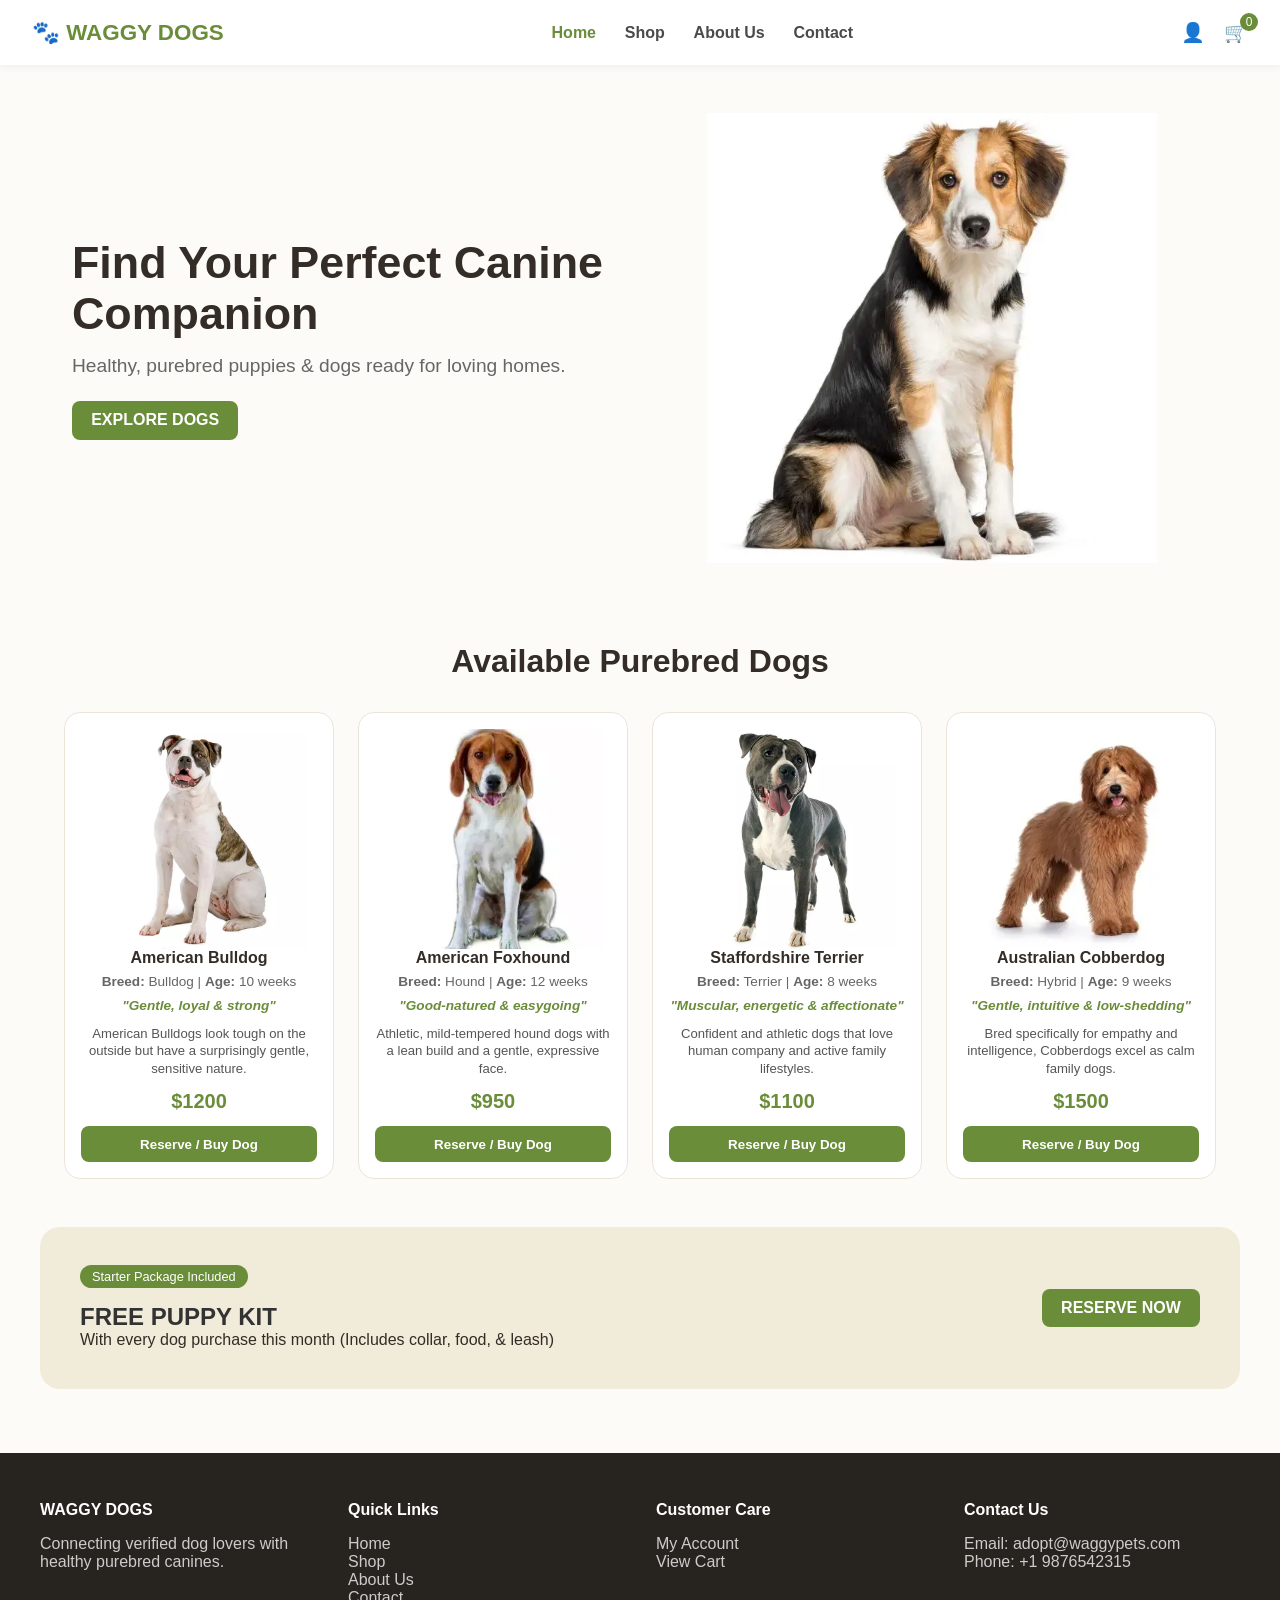
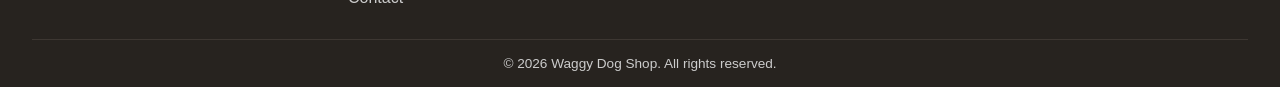
<file: index.html>
<!DOCTYPE html>
<html lang="en">

<head>
  <meta charset="UTF-8">
  <meta name="viewport" content="width=device-width, initial-scale=1.0">
  <title>Home - Waggy Dogs</title>

  <!-- AOS Library CSS from CDN -->
  <link rel="stylesheet" href="https://unpkg.com/aos@2.3.1/dist/aos.css">

  <!-- CSS Stylesheets -->
  <link rel="stylesheet" href="css/global.css">
  <link rel="stylesheet" href="css/navbar.css">
  <link rel="stylesheet" href="css/index.css">
  <link rel="stylesheet" href="css/footer.css">
</head>

<body>

  <!-- Navigation Bar (Kept static so it stays visible while scrolling) -->
  <nav class="navbar">
    <!-- 1. Logo -->
    <a href="index.html" class="logo">🐾 WAGGY DOGS</a>

    <!-- 2. Nav Links (Hidden on mobile) -->
    <ul class="nav-links" id="nav-links">
      <li><a href="index.html" class="active">Home</a></li>
      <li><a href="shop.html">Shop</a></li>
      <li><a href="about.html">About Us</a></li>
      <li><a href="contact.html">Contact</a></li>
    </ul>

    <!-- 3. Navigation Controls Wrapper -->
    <div class="nav-controls">
      <!-- Icons (User & Cart) -->
      <div class="nav-icons">
        <a href="login.html" title="Account">👤</a>
        <a href="cart.html" title="Cart">🛒 <span class="cart-badge" id="cart-count">0</span></a>
      </div>

      <!-- Menu Toggle Button (Rightmost position) -->
      <button class="menu-toggle" id="mobile-menu-btn" aria-label="Toggle navigation">☰</button>
    </div>
  </nav>

  <!-- Hero Section (Text fades right, Image fades left) -->
  <section class="hero">
    <div class="hero-text" data-aos="fade-right" data-aos-duration="1000">
      <h1>Find Your Perfect Canine Companion</h1>
      <p>Healthy, purebred puppies & dogs ready for loving homes.</p>
      <a href="shop.html" class="btn-green">EXPLORE DOGS</a>
    </div>
    <div class="hero-img-wrap" data-aos="fade-left" data-aos-duration="1000">
      <img src="images/border-collie.webp" alt="Border Collie Hero">
    </div>
  </section>

  <!-- Available Dogs Grid Section (Fades up smoothly as you scroll down) -->
  <section id="dogs-section" class="dogs-container" data-aos="fade-up" data-aos-delay="200">
    <h2 class="section-title">Available Purebred Dogs</h2>
    <div class="grid-4" id="dog-cards-wrapper">
      <!-- Dog cards rendered dynamically via JS -->
    </div>
  </section>

  <!-- Special Offer Banner (Zooms in to catch attention) -->
  <div class="special-banner" data-aos="zoom-in" data-aos-duration="800">
    <div>
      <span class="offer-badge">Starter Package Included</span>
      <br><br>
      <!-- HTML -->
      <h2 class="free">FREE PUPPY KIT</h2>
      <p>With every dog purchase this month (Includes collar, food, & leash)</p>
    </div>
    <a href="shop.html" class="btn-green">RESERVE NOW</a>
  </div>
 
  <!-- Footer (Columns cascade/reveal with sequential delays) --> 
  <footer> 
    <div class="footer-content"> 
      <div class="footer-col" data-aos="fade-up" data-aos-delay="100"> 
        <h4>WAGGY DOGS</h4> 
        <p>Connecting verified dog lovers with healthy purebred canines.</p> 
      </div> 
      <div class="footer-col" data-aos="fade-up" data-aos-delay="200"> 
        <h4>Quick Links</h4> 
        <ul>  
          <li><a href="index.html">Home</a></li> 
          <li><a href="shop.html">Shop</a></li> 
          <li><a href="about.html">About Us</a></li> 
          <li><a href="contact.html">Contact</a></li> 
        </ul> 
      </div> 
      <div class="footer-col" data-aos="fade-up" data-aos-delay="300"> 
        <h4>Customer Care</h4> 
        <ul> 
          <li><a href="login.html">My Account</a></li> 
          <li><a href="cart.html">View Cart</a></li> 
        </ul> 
      </div> 
      <div class="footer-col" data-aos="fade-up" data-aos-delay="400">  
        <h4>Contact Us</h4> 
        <p>Email: adopt@waggypets.com</p> 
        <p>Phone: +1 9876542315</p> 
      </div> 
    </div> 
    <div class="copyright"> 
      &copy; 2026 Waggy Dog Shop. All rights reserved. 
    </div> 
  </footer> 
 
  <!-- Custom Application Script -->
  <script src="js/main.js"></script> 

  <!-- AOS Library JS from CDN -->
  <script src="https://unpkg.com/aos@2.3.1/dist/aos.js"></script>
  
  <!-- Initialize AOS -->
  <script>
    AOS.init({
      once: true // Animations happen only once while scrolling down
    });
  </script>
</body> 
 
</html>
</file>
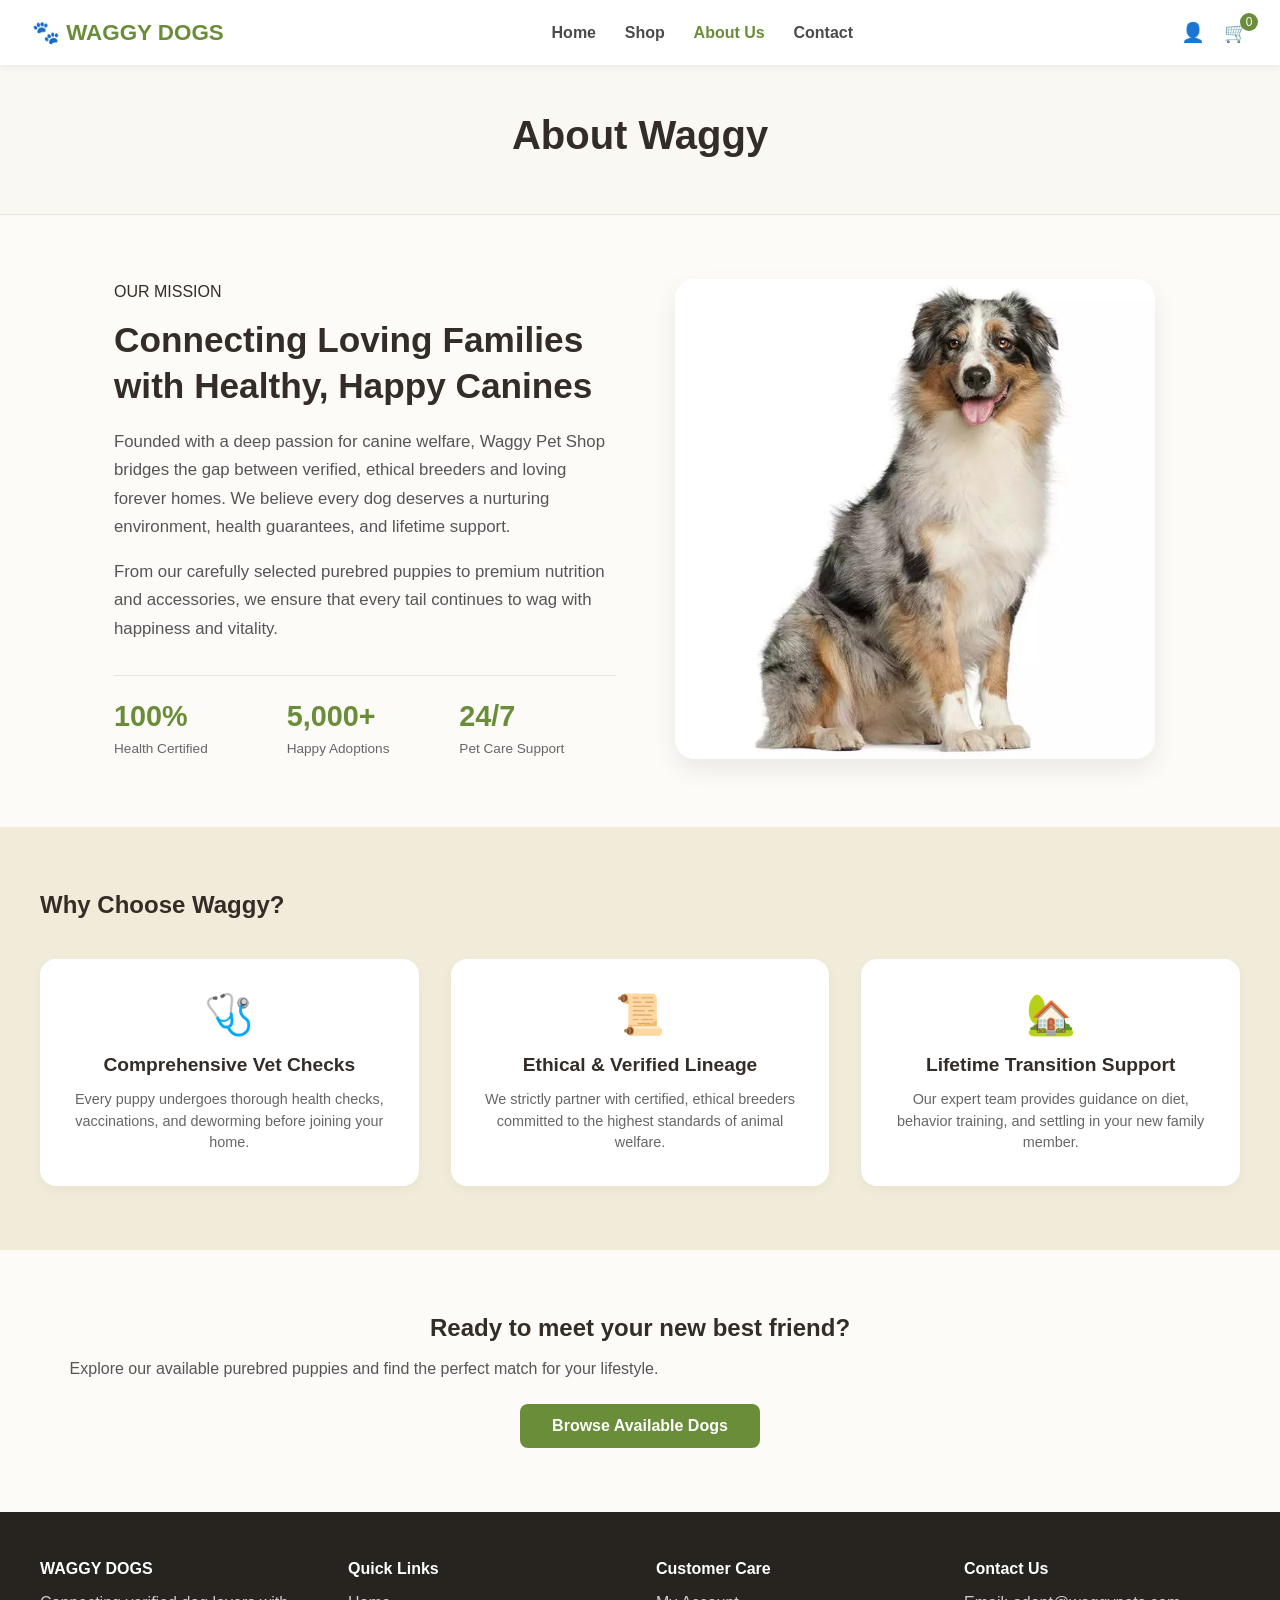
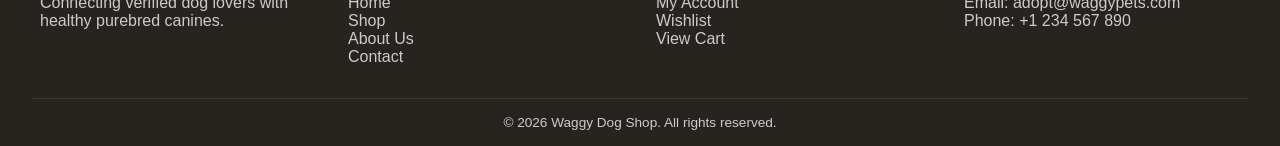
<file: about.html>
<!DOCTYPE html>
<html lang="en">

<head>
  <meta charset="UTF-8">
  <meta name="viewport" content="width=device-width, initial-scale=1.0">
  <title>About Us - Waggy Pet Shop</title>
  <link rel="icon" type="image/svg+xml" href="images/favicon.svg?v=1">

  <!-- AOS Library CSS from CDN -->
  <link rel="stylesheet" href="https://unpkg.com/aos@2.3.1/dist/aos.css">

  <link rel="stylesheet" href="css/global.css">
  <link rel="stylesheet" href="css/navbar.css">
  <link rel="stylesheet" href="css/about.css">
  <link rel="stylesheet" href="css/footer.css">
</head>

<body>

  <!-- Navigation Bar -->
  <nav class="navbar">
    <a href="index.html" class="logo">🐾 WAGGY DOGS</a>

    <ul class="nav-links" id="nav-links">
      <li><a href="index.html">Home</a></li>
      <li><a href="shop.html">Shop</a></li>
      <li><a href="about.html" class="active">About Us</a></li>
      <li><a href="contact.html">Contact</a></li>
    </ul>

    <!-- Controls Container for Icons and Hamburger Toggle -->
    <div class="nav-controls">
      <div class="nav-icons">
        <a href="login.html" title="Account">👤</a>
        <a href="cart.html" title="Cart">
          🛒 <span class="cart-badge" id="cart-count">0</span>
        </a>
      </div>
      <button class="menu-toggle" id="mobile-menu-btn" aria-label="Toggle navigation">
        ☰
      </button>
    </div>
  </nav>

  <!-- Page Header Banner (Zooms in cleanly on entry) -->
  <header class="about-header" data-aos="zoom-in" data-aos-duration="600">
    <h1>About Waggy</h1>
  </header>

  <!-- Main Story Section -->
  <section class="about-story">

    <!-- Left Side Content Container (Enters from left) -->
    <div class="story-content" data-aos="fade-right" data-aos-duration="1000">

      <span class="offer-badge mission-badge">OUR MISSION</span>

      <h2>
        Connecting Loving Families with Healthy, Happy Canines
      </h2>

      <p>
        Founded with a deep passion for canine welfare, Waggy Pet Shop
        bridges the gap between verified, ethical breeders and loving
        forever homes. We believe every dog deserves a nurturing
        environment, health guarantees, and lifetime support.
      </p>

      <p>
        From our carefully selected purebred puppies to premium nutrition
        and accessories, we ensure that every tail continues to wag with
        happiness and vitality.
      </p>

      <!-- Quick Stats Grid (Fades up synchronously under text) -->
      <div class="stats-grid" data-aos="fade-up" data-aos-duration="800" data-aos-delay="200">

        <div class="stat-item">
          <h3>100%</h3>
          <p>Health Certified</p>
        </div>

        <div class="stat-item">
          <h3>5,000+</h3>
          <p>Happy Adoptions</p>
        </div>

        <div class="stat-item">
          <h3>24/7</h3>
          <p>Pet Care Support</p>
        </div>

      </div>

    </div>

    <!-- Feature Image (Enters from right) -->
    <div class="story-image" data-aos="fade-left" data-aos-duration="1000">
      <img
        src="images/australian-shepherd.webp"
        alt="Waggy Companion">
    </div>

  </section>

  <!-- Why Choose Us Grid -->
  <section class="why-waggy">

    <div class="why-waggy-container">

      <h2 class="section-title" data-aos="fade-up" data-aos-duration="600">Why Choose Waggy?</h2>

      <div class="features-grid">

        <!-- Feature 1 (Reveals first) -->
        <div class="feature-card" data-aos="fade-up" data-aos-duration="800" data-aos-delay="100">
          <div class="feature-icon">🩺</div>

          <h3>Comprehensive Vet Checks</h3>

          <p>
            Every puppy undergoes thorough health checks, vaccinations,
            and deworming before joining your home.
          </p>
        </div>

        <!-- Feature 2 (Reveals second) -->
        <div class="feature-card" data-aos="fade-up" data-aos-duration="800" data-aos-delay="200">
          <div class="feature-icon">📜</div>

          <h3>Ethical &amp; Verified Lineage</h3>

          <p>
            We strictly partner with certified, ethical breeders committed
            to the highest standards of animal welfare.
          </p>
        </div>

        <!-- Feature 3 (Reveals third) -->
        <div class="feature-card" data-aos="fade-up" data-aos-duration="800" data-aos-delay="300">
          <div class="feature-icon">🏡</div>

          <h3>Lifetime Transition Support</h3>

          <p>
            Our expert team provides guidance on diet, behavior training,
            and settling in your new family member.
          </p>
        </div>

      </div>

    </div>

  </section>

  <!-- CTA Banner (Attracts attention with a zoom effect on scroll) -->
  <section class="about-cta" data-aos="zoom-in" data-aos-duration="800">

    <div class="special-banner about-cta-content">

      <h2>Ready to meet your new best friend?</h2><br>

      <p>
        Explore our available purebred puppies and find the perfect match
        for your lifestyle.
      </p><br>

      <a href="shop.html" class="btn-green">
        Browse Available Dogs
      </a>

    </div>

  </section>

  <!-- Footer -->
  <footer>

    <div class="footer-content">

      <div class="footer-col" data-aos="fade-up" data-aos-delay="100">
        <h4>WAGGY DOGS</h4>
        <p>
          Connecting verified dog lovers with healthy purebred canines.
        </p>
      </div>

      <div class="footer-col" data-aos="fade-up" data-aos-delay="200">
        <h4>Quick Links</h4>

        <ul>
          <li><a href="index.html">Home</a></li>
          <li><a href="shop.html">Shop</a></li>
          <li><a href="about.html">About Us</a></li>
          <li><a href="contact.html">Contact</a></li>
        </ul>
      </div>

      <div class="footer-col" data-aos="fade-up" data-aos-delay="300">
        <h4>Customer Care</h4>

        <ul>
          <li><a href="login.html">My Account</a></li>
          <li><a href="wishlist.html">Wishlist</a></li>
          <li><a href="cart.html">View Cart</a></li>
        </ul>
      </div>

      <div class="footer-col" data-aos="fade-up" data-aos-delay="400">
        <h4>Contact Us</h4>

        <p>Email: adopt@waggypets.com</p>
        <p>Phone: +1 234 567 890</p>
      </div>

    </div>

    <div class="copyright">
      &copy; 2026 Waggy Dog Shop. All rights reserved.
    </div>

  </footer>

  <!-- Application Logic Main Script -->
  <script src="js/main.js"></script>

  <!-- AOS Library JS from CDN -->
  <script src="https://unpkg.com/aos@2.3.1/dist/aos.js"></script>
  
  <!-- Initialize AOS -->
  <script>
    AOS.init({
      once: true // Elements animate only once when scrolling down
    });
  </script>

</body>
</html>
</file>
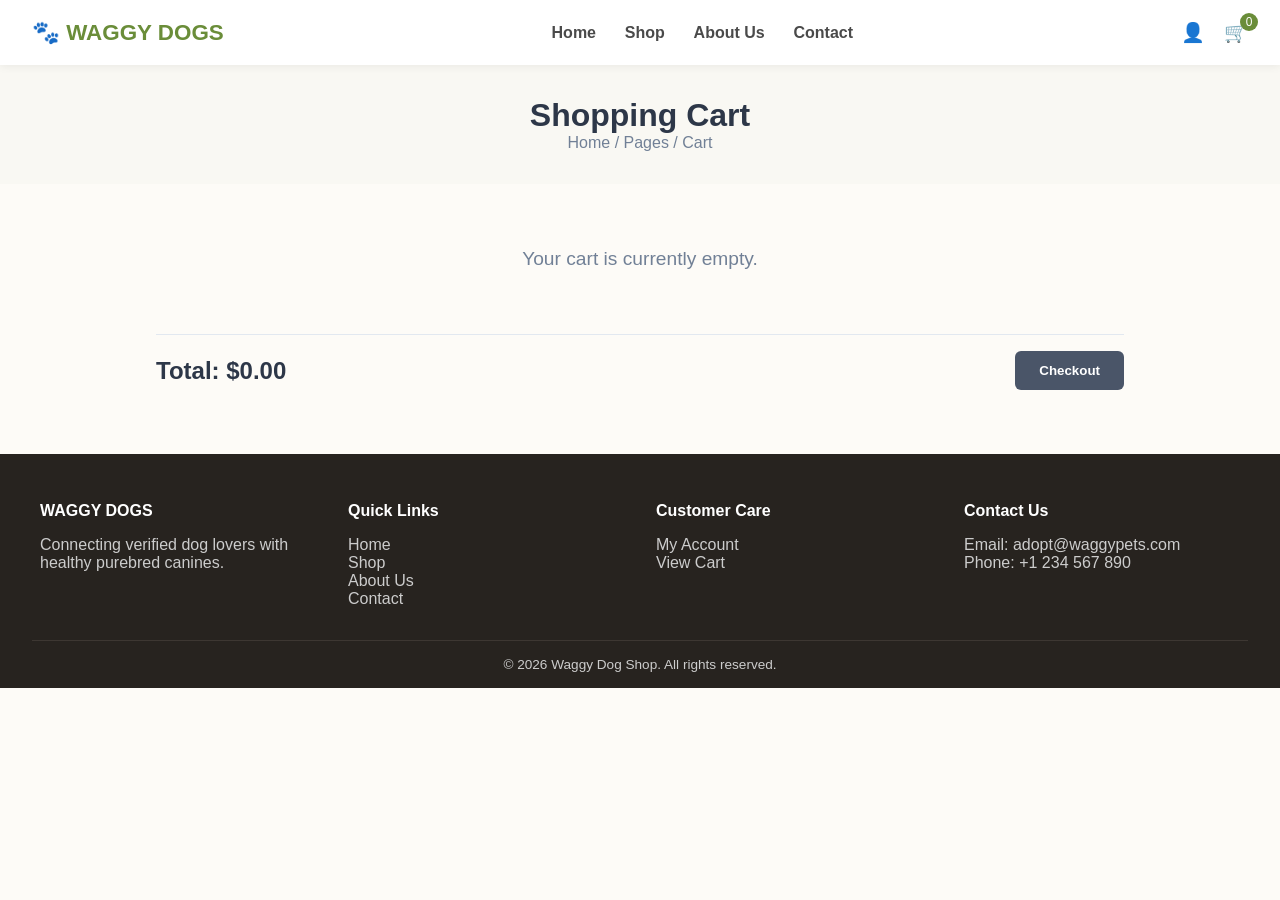
<file: cart.html>
<!DOCTYPE html>
<html lang="en">

<head>
  <meta charset="UTF-8">
  <meta name="viewport" content="width=device-width, initial-scale=1.0">
  <title>Shopping Cart - Waggy Pet Shop</title>

  <link rel="icon" type="image/svg+xml" href="images/favicon.svg?v=1">

  <!-- AOS Library CSS from CDN -->
  <link rel="stylesheet" href="https://unpkg.com/aos@2.3.1/dist/aos.css">

  <link rel="stylesheet" href="css/global.css">
  <link rel="stylesheet" href="css/navbar.css">
  <link rel="stylesheet" href="css/cart.css">
  <link rel="stylesheet" href="css/footer.css">
</head>

<body>

  <!-- Navigation Bar -->
  <nav class="navbar">
    <!-- 1. Logo -->
    <a href="index.html" class="logo">🐾 WAGGY DOGS</a>

    <!-- 2. Nav Links (Hidden on mobile) -->
    <ul class="nav-links" id="nav-links">
      <li><a href="index.html">Home</a></li>
      <li><a href="shop.html">Shop</a></li>
      <li><a href="about.html">About Us</a></li>
      <li><a href="contact.html">Contact</a></li>
    </ul>

    <!-- 3. Navigation Controls Wrapper -->
    <div class="nav-controls">
      <!-- Icons (User & Cart) -->
      <div class="nav-icons">
        <a href="login.html" title="Account">👤</a>
        <a href="cart.html" title="Cart">🛒 <span class="cart-badge" id="cart-count">0</span></a>
      </div>

      <!-- Menu Toggle Button (Rightmost position) -->
      <button class="menu-toggle" id="mobile-menu-btn" aria-label="Toggle navigation">☰</button>
    </div>
  </nav>

  <!-- Header (Zooms in cleanly on page load) -->
  <div style="text-align: center; padding: 2rem 1rem; background-color: #f9f8f3;" data-aos="zoom-in" data-aos-duration="600">
    <h1 style="font-size: 2rem; color: #2d3748;">Shopping Cart</h1>
    <p style="color: #718096;">Home / Pages / Cart</p>
  </div>

  <!-- Cart Content Area (Fades up smoothly into position) -->
  <div style="max-width: 1000px; margin: 2rem auto; padding: 0 1rem;" data-aos="fade-up" data-aos-duration="800" data-aos-delay="200">
    <!-- Rendered Cart Items Container -->
    <div id="cart-items"></div>

    <!-- Total and Checkout Bar -->
    <div
      style="display: flex; justify-content: space-between; align-items: center; margin-top: 2rem; padding-top: 1rem; border-top: 1px solid #e2e8f0;">
      <h3 style="font-size: 1.5rem; color: #2d3748;">Total: $<span id="cart-total">0.00</span></h3>
      <button
        style="background-color: #4a5568; color: white; padding: 0.75rem 1.5rem; border: none; border-radius: 6px; cursor: pointer; font-weight: bold;"
        onclick="alert('Proceeding to checkout!')">Checkout</button>
    </div>
  </div>

  <!-- Footer -->
  <footer>
    <div class="footer-content">
      <div class="footer-col" data-aos="fade-up" data-aos-delay="100">
        <h4>WAGGY DOGS</h4>
        <p>Connecting verified dog lovers with healthy purebred canines.</p>
      </div>
      <div class="footer-col" data-aos="fade-up" data-aos-delay="200">
        <h4>Quick Links</h4>
        <ul>
          <li><a href="index.html">Home</a></li>
          <li><a href="shop.html">Shop</a></li>
          <li><a href="about.html">About Us</a></li>
          <li><a href="contact.html">Contact</a></li>
        </ul>
      </div>
      <div class="footer-col" data-aos="fade-up" data-aos-delay="300">
        <h4>Customer Care</h4>
        <ul>
          <li><a href="login.html">My Account</a></li>
          <li><a href="cart.html">View Cart</a></li>
        </ul>
      </div>
      <div class="footer-col" data-aos="fade-up" data-aos-delay="400">
        <h4>Contact Us</h4>
        <p>Email: adopt@waggypets.com</p>
        <p>Phone: +1 234 567 890</p>
      </div>
    </div>
    <div class="copyright">
      &copy; 2026 Waggy Dog Shop. All rights reserved.
    </div>
  </footer>

  <!-- App Business Logic Scripts -->
  <script src="js/cart.js"></script>
  <script src="js/main.js"></script>

  <!-- AOS Library JS from CDN -->
  <script src="https://unpkg.com/aos@2.3.1/dist/aos.js"></script>
  
  <!-- Initialize AOS -->
  <script>
    AOS.init({
      once: true // Animations run only once when the page loads
    });
  </script>
</body>

</html>
</file>
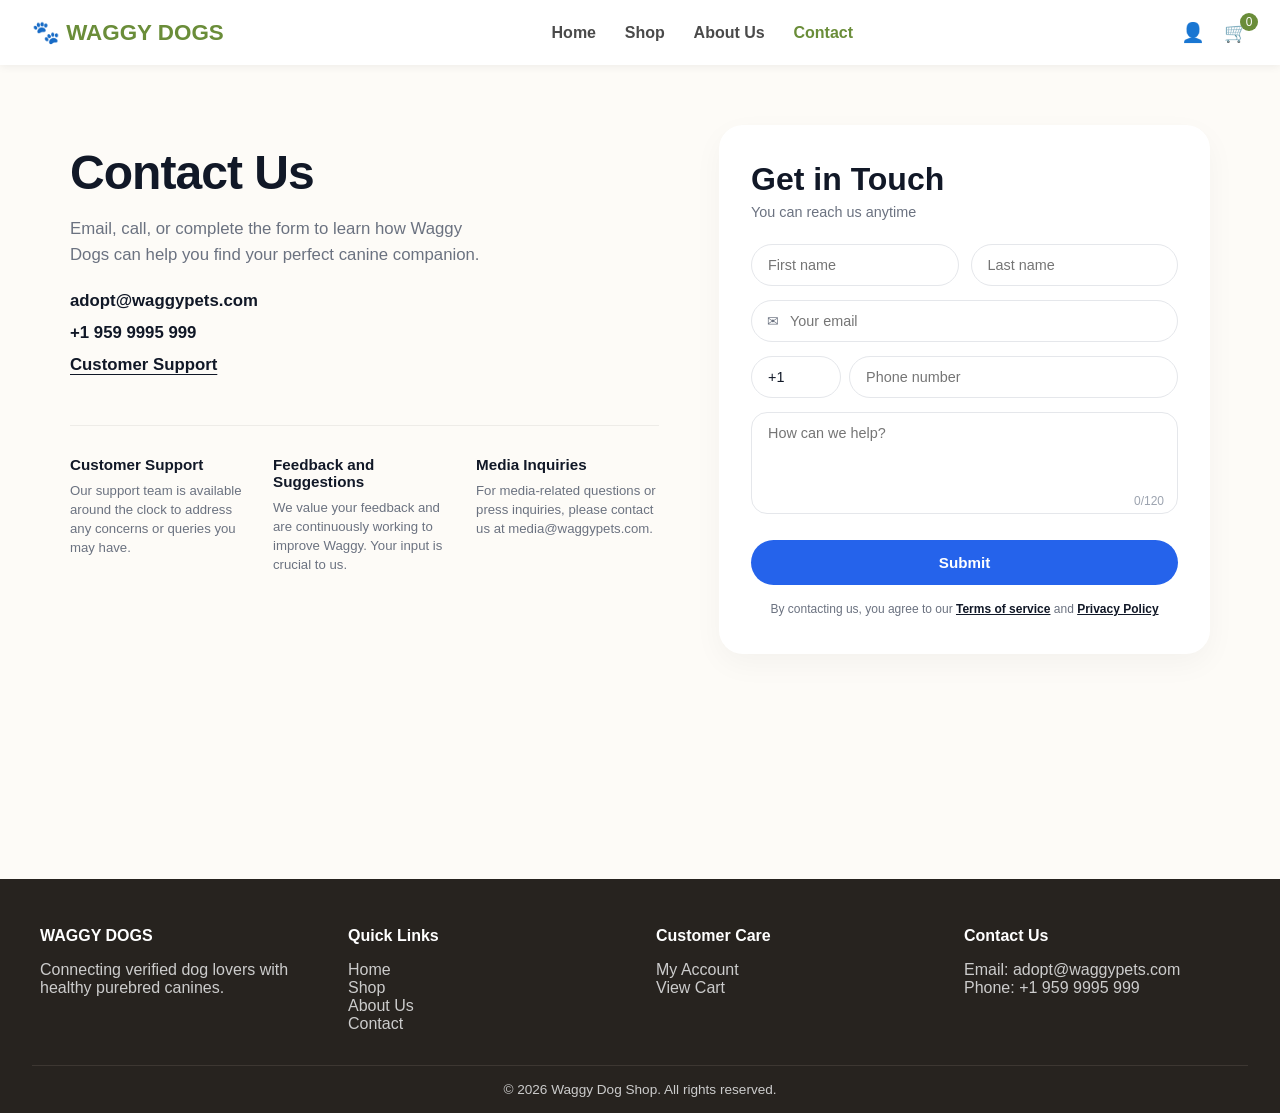
<file: contact.html>
<!DOCTYPE html>
<html lang="en">
<head>
  <meta charset="UTF-8">
  <!-- Crucial tag for mobile responsiveness -->
  <meta name="viewport" content="width=device-width, initial-scale=1.0">
  <title>Contact Us - Waggy</title>

  <link rel="icon" type="image/svg+xml" href="images/favicon.svg?v=1">

  <!-- AOS Library CSS from CDN -->
  <link rel="stylesheet" href="https://unpkg.com/aos@2.3.1/dist/aos.css">

  <link rel="stylesheet" href="css/global.css">
  <link rel="stylesheet" href="css/navbar.css">
  <link rel="stylesheet" href="css/contact.css">
  <link rel="stylesheet" href="css/footer.css">
</head>
<body>

  <!-- Navigation Bar -->
  <nav class="navbar">
    <a href="index.html" class="logo">🐾 WAGGY DOGS</a>

    <ul class="nav-links" id="nav-links">
      <li><a href="index.html">Home</a></li>
      <li><a href="shop.html">Shop</a></li>
      <li><a href="about.html">About Us</a></li>
      <li><a href="contact.html" class="active">Contact</a></li>
    </ul>

    <div class="nav-controls">
      <div class="nav-icons">
        <a href="login.html" title="Account">👤</a>
        <a href="cart.html" title="Cart">🛒 <span class="cart-badge" id="cart-count">0</span></a>
      </div>
      <button class="menu-toggle" id="mobile-menu-btn" aria-label="Toggle navigation">☰</button>
    </div>
  </nav>

  <!-- Main Contact Section -->
  <main class="contact-page-wrapper">
    <div class="contact-container">
      
      <!-- Left Column: Info & Details -->
      <div class="contact-info-section" data-aos="fade-right" data-aos-duration="1000">
        <h1 class="main-heading">Contact Us</h1>
        <p class="sub-description">
          Email, call, or complete the form to learn how Waggy Dogs can help you find your perfect canine companion.
        </p>

        <div class="direct-contact-details">
          <a href="mailto:adopt@waggypets.com" class="contact-link">adopt@waggypets.com</a>
          <a href="tel:+1 959 9995 999" class="contact-link">+1 959 9995 999</a>
          <a href="#support-categories" class="contact-link link-underline">Customer Support</a>
        </div>

        <!-- Lower Info Columns (Staggered cascade entry) -->
        <div class="info-grid" id="support-categories">
          <div class="info-card" data-aos="fade-up" data-aos-delay="200" data-aos-duration="800">
            <h3>Customer Support</h3>
            <p>Our support team is available around the clock to address any concerns or queries you may have.</p>
          </div>
          <div class="info-card" data-aos="fade-up" data-aos-delay="300" data-aos-duration="800">
            <h3>Feedback and Suggestions</h3>
            <p>We value your feedback and are continuously working to improve Waggy. Your input is crucial to us.</p>
          </div>
          <div class="info-card" data-aos="fade-up" data-aos-delay="400" data-aos-duration="800">
            <h3>Media Inquiries</h3>
            <p>For media-related questions or press inquiries, please contact us at media@waggypets.com.</p>
          </div>
        </div>
      </div>

      <!-- Right Column: Contact Form Card (Enters from right) -->
      <div class="contact-card" data-aos="fade-left" data-aos-duration="1000" data-aos-delay="200">
        <h2>Get in Touch</h2>
        <p class="card-subtitle">You can reach us anytime</p>

        <form class="contact-form">
          <div class="form-row">
            <div class="form-group">
              <input type="text" placeholder="First name" required>
            </div>
            <div class="form-group">
              <input type="text" placeholder="Last name" required>
            </div>
          </div>

          <div class="form-group">
            <div class="input-icon-wrapper">
              <span class="input-icon">✉</span>
              <input type="email" placeholder="Your email" required>
            </div>
          </div>

          <div class="form-group">
            <div class="phone-input-group">
              <select class="country-code" aria-label="Country Code">
                <option value="+1">+1</option>
                <option value="+44">+44</option>
                <option value="+91">+91</option>
                <option value="+62">+62</option>
              </select>
              <input type="tel" placeholder="Phone number" required>
            </div>
          </div>

          <div class="form-group">
            <textarea rows="4" maxlength="120" placeholder="How can we help?" required></textarea>
            <span class="char-count">0/120</span>
          </div>

          <button type="submit" class="btn-primary btn-full">Submit</button>

          <p class="form-disclaimer">
            By contacting us, you agree to our <a href="#">Terms of service</a> and <a href="#">Privacy Policy</a>
          </p>
        </form>
      </div>

    </div>
  </main>

  <!-- Footer -->
  <footer>
    <div class="footer-content">
      <div class="footer-col" data-aos="fade-up" data-aos-delay="100">
        <h4>WAGGY DOGS</h4>
        <p>Connecting verified dog lovers with healthy purebred canines.</p>
      </div>
      <div class="footer-col" data-aos="fade-up" data-aos-delay="200">
        <h4>Quick Links</h4>
        <ul>
          <li><a href="index.html">Home</a></li>
          <li><a href="shop.html">Shop</a></li>
          <li><a href="about.html">About Us</a></li>
          <li><a href="contact.html">Contact</a></li>
        </ul>
      </div>
      <div class="footer-col" data-aos="fade-up" data-aos-delay="300">
        <h4>Customer Care</h4>
        <ul>
          <li><a href="login.html">My Account</a></li>
          <li><a href="cart.html">View Cart</a></li>
        </ul>
      </div>
      <div class="footer-col" data-aos="fade-up" data-aos-delay="400">
        <h4>Contact Us</h4>
        <p>Email: adopt@waggypets.com</p>
        <p>Phone: +1 959 9995 999</p>
      </div>
    </div>
    <div class="copyright">
      &copy; 2026 Waggy Dog Shop. All rights reserved.
    </div>
  </footer>

  <script>
    // Mobile menu toggle logic
    const menuBtn = document.getElementById('mobile-menu-btn');
    const navLinks = document.getElementById('nav-links');

    if (menuBtn && navLinks) {
      menuBtn.addEventListener('click', () => {
        navLinks.classList.toggle('active');
      });
    }

    // Character counter for textarea
    const textarea = document.querySelector('.contact-form textarea');
    const charCount = document.querySelector('.char-count');

    if (textarea && charCount) {
      textarea.addEventListener('input', (e) => {
        const length = e.target.value.length;
        charCount.textContent = `${length}/120`;
      });
    }
  </script>

  <!-- AOS Library JS from CDN -->
  <script src="https://unpkg.com/aos@2.3.1/dist/aos.js"></script>
  
  <!-- Initialize AOS -->
  <script>
    AOS.init({
      once: true
    });
  </script>
</body>
</html>
</file>
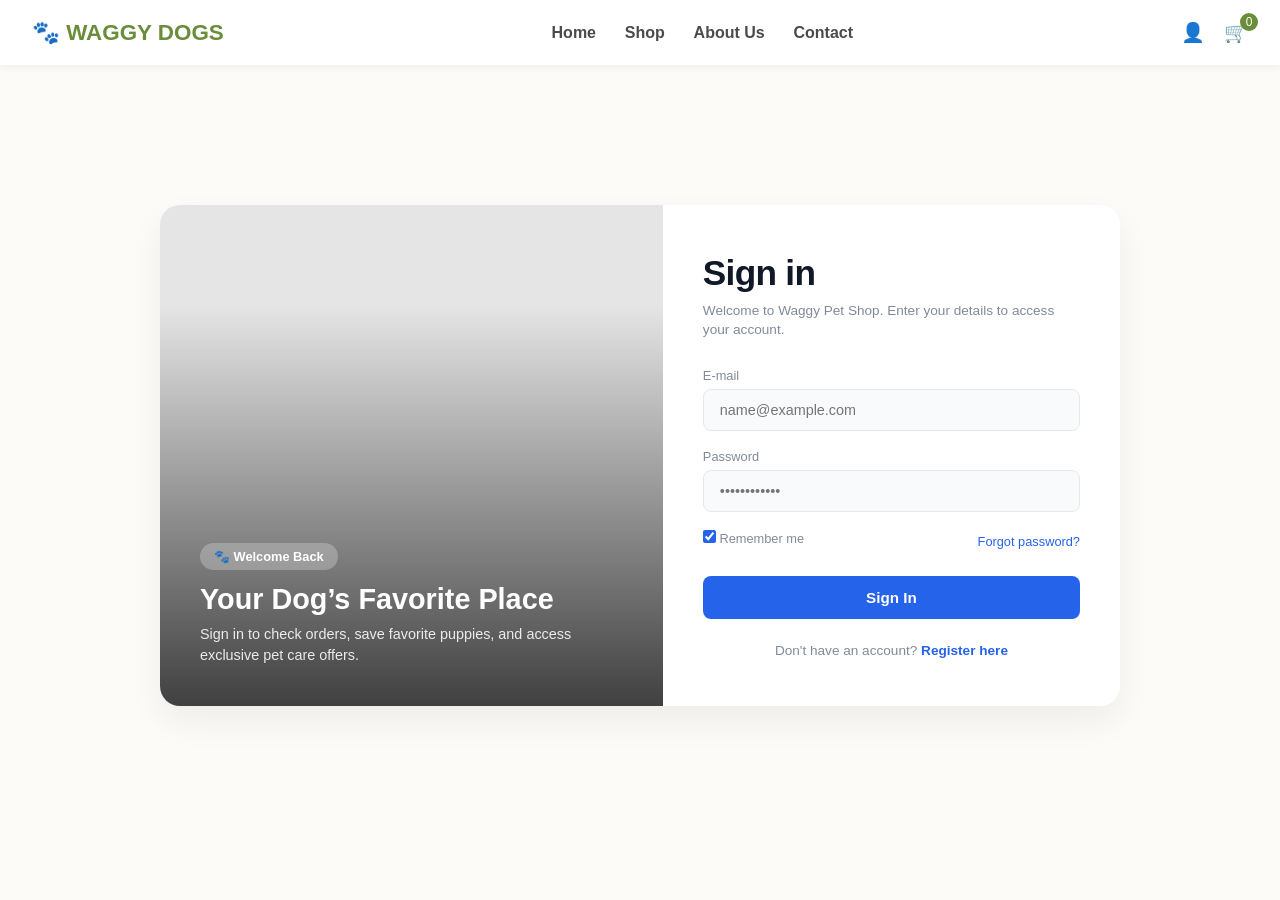
<file: login.html>
<!DOCTYPE html>
<html lang="en">

<head>
  <meta charset="UTF-8">
  <meta name="viewport" content="width=device-width, initial-scale=1.0">
  <title>Login - Waggy</title>

  <link rel="icon" type="image/svg+xml" href="images/favicon.svg?v=1">

  <!-- AOS Library CSS from CDN -->
  <link rel="stylesheet" href="https://unpkg.com/aos@2.3.1/dist/aos.css">

  <link rel="stylesheet" href="css/global.css">
  <link rel="stylesheet" href="css/navbar.css">
  <link rel="stylesheet" href="css/login.css">
  <link rel="stylesheet" href="css/footer.css">
</head>

<body>

  <!-- Navigation Bar -->
  <nav class="navbar">
    <a href="index.html" class="logo">🐾 WAGGY DOGS</a>

    <ul class="nav-links" id="nav-links">
      <li><a href="index.html">Home</a></li>
      <li><a href="shop.html">Shop</a></li>
      <li><a href="about.html">About Us</a></li>
      <li><a href="contact.html">Contact</a></li>
    </ul>

    <div class="nav-controls">
      <div class="nav-icons">
        <a href="login.html" class="active" title="Account">👤</a>
        <a href="cart.html" title="Cart">🛒 <span class="cart-badge" id="cart-count">0</span></a>
      </div>
      <button class="menu-toggle" id="mobile-menu-btn" aria-label="Toggle navigation">☰</button>
    </div>
  </nav>

  <!-- Login Main Section Wrapper -->
  <main class="login-wrapper">
    <!-- Form Card Container fades up smoothly on entry -->
    <div class="login-card-container" data-aos="fade-up" data-aos-duration="800">
      
      <!-- Left Column: Pet Shop Hero Visual (Fades in from the left) -->
      <div class="login-visual-side" data-aos="fade-right" data-aos-duration="1000" data-aos-delay="200">
        <div class="visual-overlay">
          <span class="welcome-badge">🐾 Welcome Back</span>
          <h2>Your Dog’s Favorite Place</h2>
          <p>Sign in to check orders, save favorite puppies, and access exclusive pet care offers.</p>
        </div>
      </div>

      <!-- Right Column: Login Form (Fades in from the right) -->
      <div class="login-form-side" data-aos="fade-left" data-aos-duration="1000" data-aos-delay="200">
        <div class="form-header">
          <h1>Sign in</h1>
          <p class="subtitle">Welcome to Waggy Pet Shop. Enter your details to access your account.</p>
        </div>

        <form class="auth-form">
          <div class="form-group">
            <label for="email">E-mail</label>
            <input type="email" id="email" placeholder="name@example.com" required>
          </div>

          <div class="form-group">
            <label for="password">Password</label>
            <input type="password" id="password" placeholder="••••••••••••" required>
          </div>

          <div class="form-options">
            <label class="remember-me">
              <input type="checkbox" checked>
              <span>Remember me</span>
            </label>
            <a href="#" class="forgot-pass">Forgot password?</a>
          </div>

          <button type="submit" class="btn-primary btn-full">Sign In</button>

          <div class="form-footer">
            <p>Don't have an account? <a href="#">Register here</a></p>
          </div>
        </form>
      </div>

    </div>
  </main>

  <!-- Navigation Mobile Toggle Script -->
  <script>
    const menuBtn = document.getElementById('mobile-menu-btn');
    const navLinks = document.getElementById('nav-links');

    if (menuBtn && navLinks) {
      menuBtn.addEventListener('click', () => {
        navLinks.classList.toggle('active');
      });
    }
  </script>

  <!-- AOS Library JS from CDN -->
  <script src="https://unpkg.com/aos@2.3.1/dist/aos.js"></script>
  
  <!-- Initialize AOS -->
  <script>
    AOS.init({
      once: true // Animations play only once when loading the page
    });
  </script>
</body>

</html>
</file>
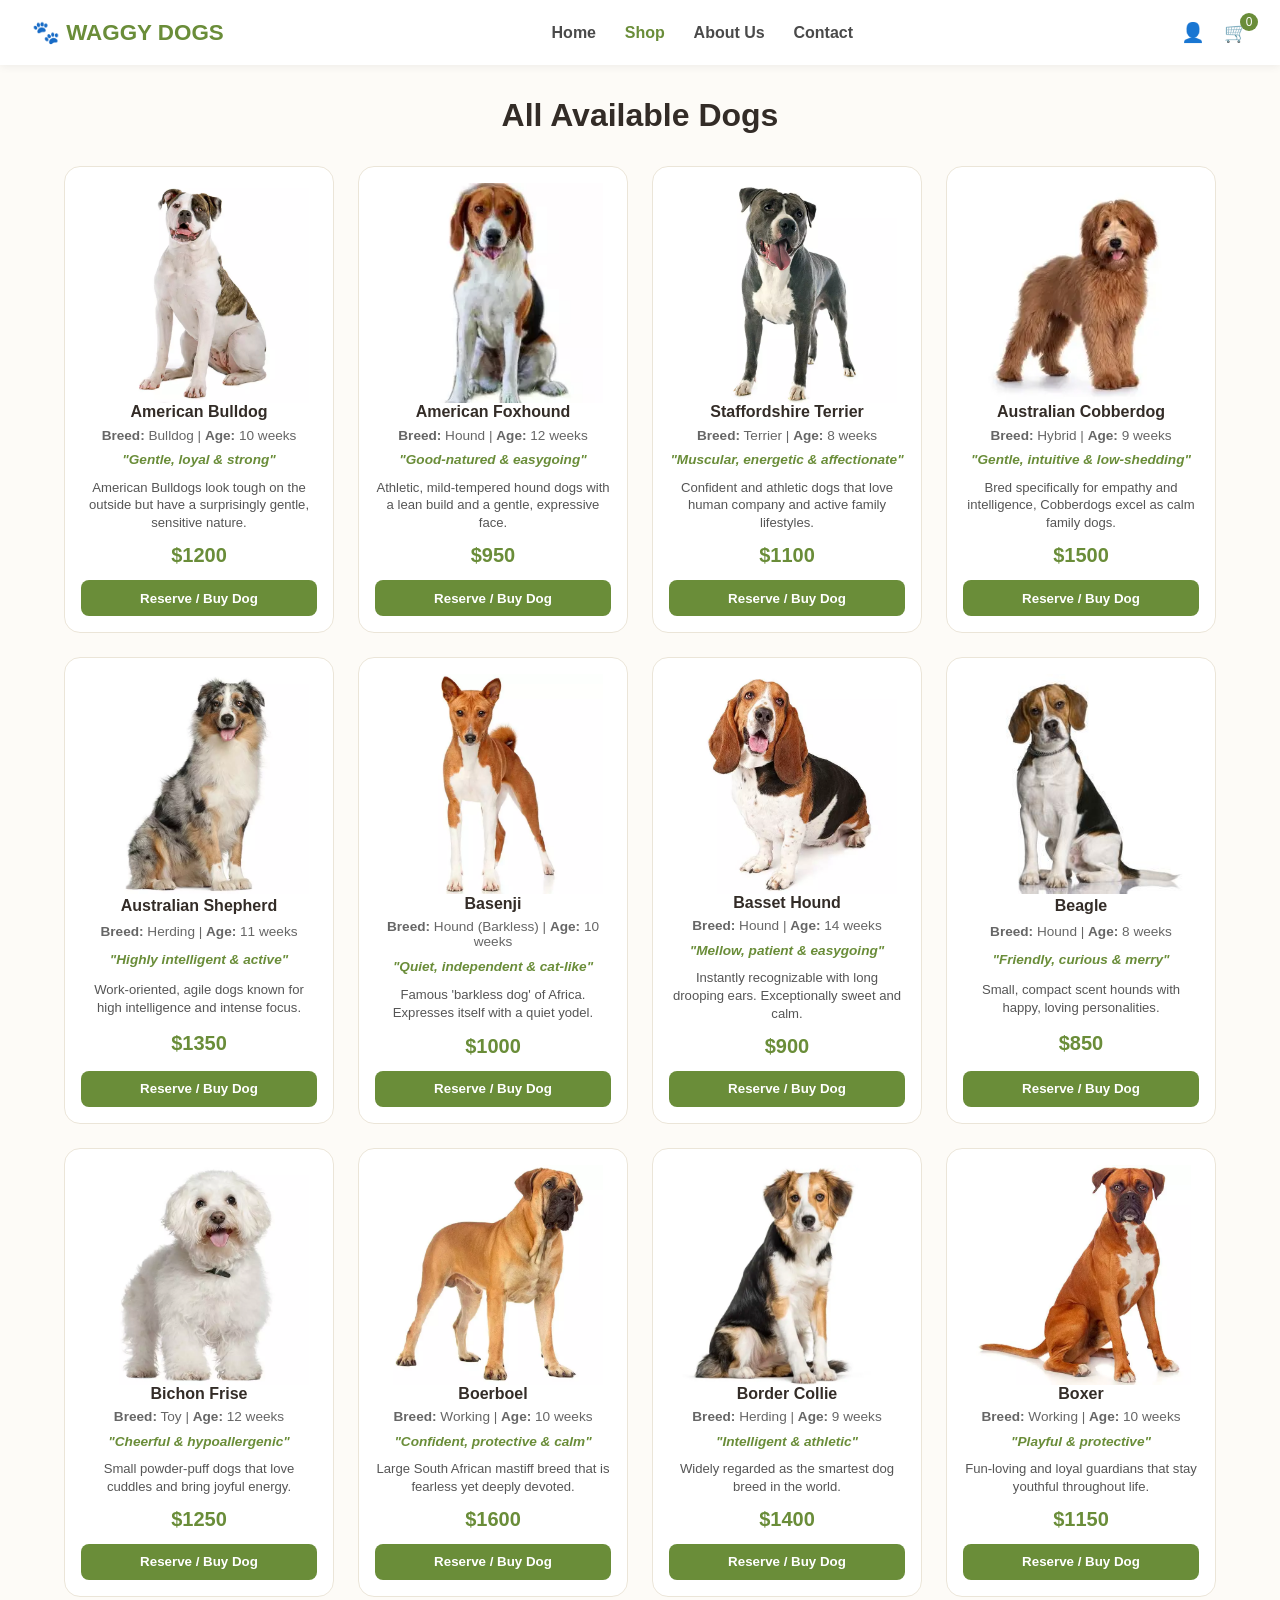
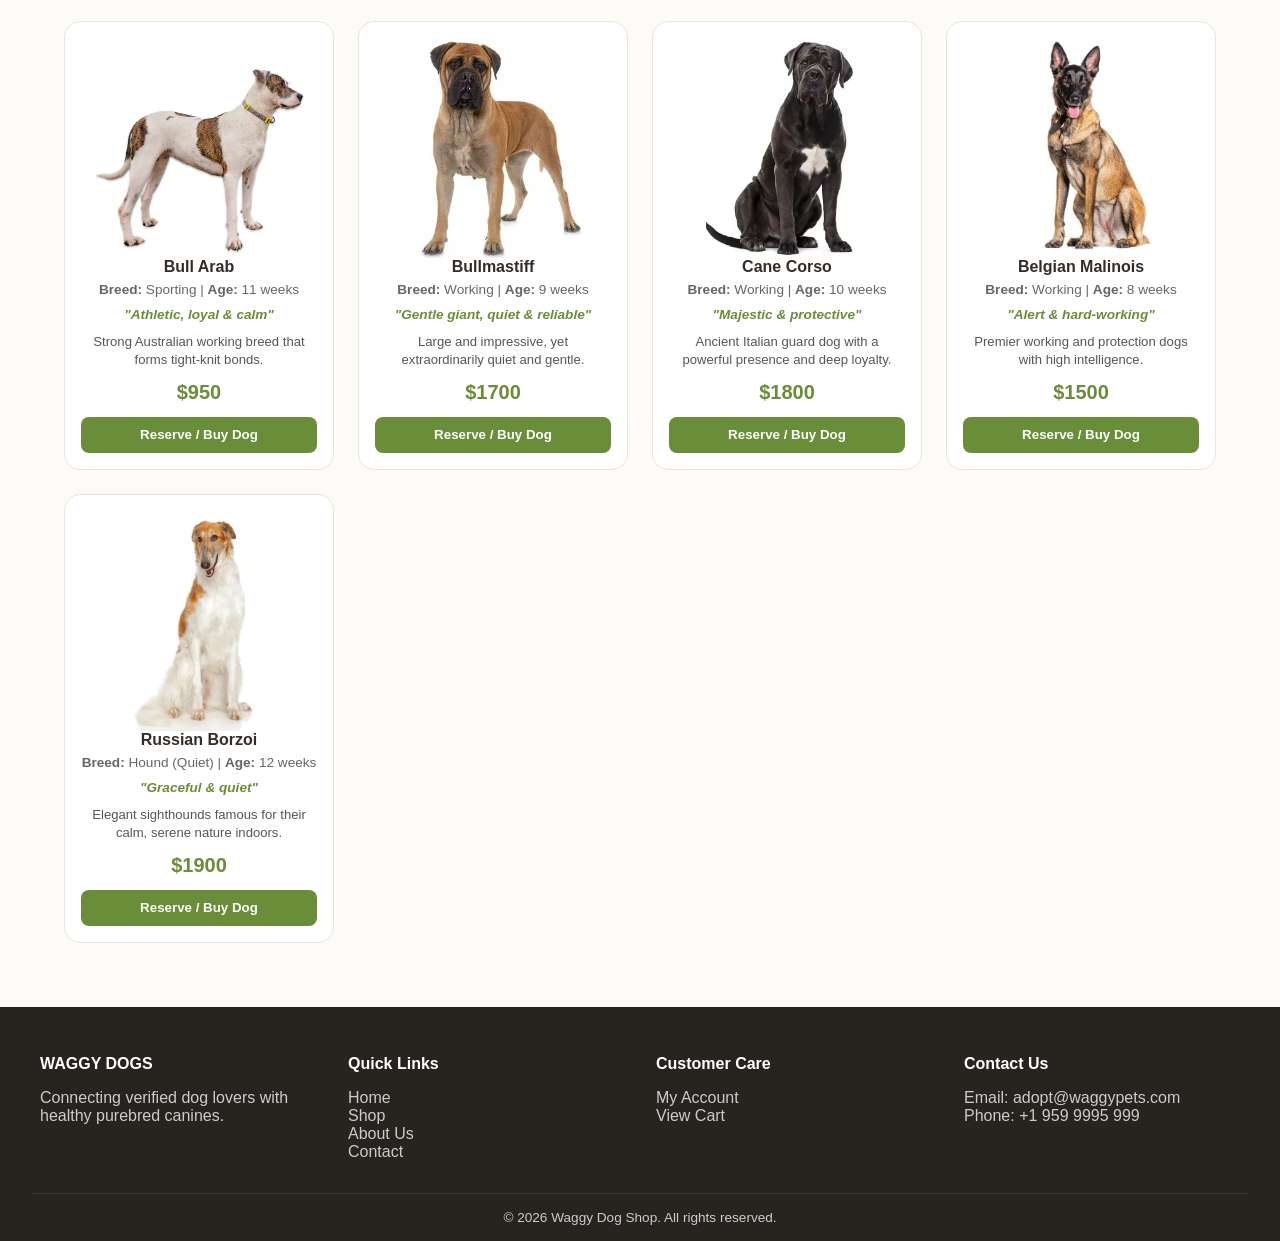
<file: shop.html>
<!DOCTYPE html>
<html lang="en">

<head>
  <meta charset="UTF-8">
  <meta name="viewport" content="width=device-width, initial-scale=1.0">
  <title>Shop All Dogs - Waggy</title>

  <link rel="icon" type="image/svg+xml" href="images/favicon.svg?v=1">

  <!-- AOS Library CSS from CDN -->
  <link rel="stylesheet" href="https://unpkg.com/aos@2.3.1/dist/aos.css">

  <link rel="stylesheet" href="css/global.css">
  <link rel="stylesheet" href="css/navbar.css">
  <link rel="stylesheet" href="css/index.css">
  <link rel="stylesheet" href="css/footer.css">
</head>

<body>
  <!-- Navigation Bar -->
  <nav class="navbar">
    <!-- 1. Logo -->
    <a href="index.html" class="logo">🐾 WAGGY DOGS</a>

    <!-- 2. Nav Links (Hidden on mobile) -->
    <ul class="nav-links" id="nav-links">
      <li><a href="index.html">Home</a></li>
      <li><a href="shop.html" class="active">Shop</a></li>
      <li><a href="about.html">About Us</a></li>
      <li><a href="contact.html">Contact</a></li>
    </ul>

    <!-- 3. Navigation Controls Wrapper -->
    <div class="nav-controls">
      <!-- Icons (User & Cart) -->
      <div class="nav-icons">
        <a href="login.html" title="Account">👤</a>
        <a href="cart.html" title="Cart">🛒 <span class="cart-badge" id="cart-count">0</span></a>
      </div>

      <!-- Menu Toggle Button (Rightmost position) -->
      <button class="menu-toggle" id="mobile-menu-btn" aria-label="Toggle navigation">☰</button>
    </div>
  </nav>

  <!-- Section Title (Zooms in cleanly on entry) -->
  <h2 class="section-title" style="text-align: center; margin: 2rem 0;" data-aos="zoom-in" data-aos-duration="600">All Available Dogs</h2>

  <!-- Target Container for All Dogs (Fades up smoothly) -->
  <section class="dogs-container" data-aos="fade-up" data-aos-duration="800">
    <div class="grid-4" id="dog-cards-wrapper">
      <!-- Dog cards rendered dynamically via JS -->
    </div>
  </section>

  <!-- Footer (Columns cascade/reveal with sequential delays) -->
  <footer>
    <div class="footer-content">
      <div class="footer-col" data-aos="fade-up" data-aos-delay="100">
        <h4>WAGGY DOGS</h4>
        <p>Connecting verified dog lovers with healthy purebred canines.</p>
      </div>
      <div class="footer-col" data-aos="fade-up" data-aos-delay="200">
        <h4>Quick Links</h4>
        <ul>
          <li><a href="index.html">Home</a></li>
          <li><a href="shop.html">Shop</a></li>
          <li><a href="about.html">About Us</a></li>
          <li><a href="contact.html">Contact</a></li>
        </ul>
      </div>
      <div class="footer-col" data-aos="fade-up" data-aos-delay="300">
        <h4>Customer Care</h4>
        <ul>
          <li><a href="login.html">My Account</a></li>
          <li><a href="cart.html">View Cart</a></li>
        </ul>
      </div>
      <div class="footer-col" data-aos="fade-up" data-aos-delay="400">
        <h4>Contact Us</h4>
        <p>Email: adopt@waggypets.com</p>
        <p>Phone: +1 959 9995 999</p>
      </div>
    </div>
    <div class="copyright">
      &copy; 2026 Waggy Dog Shop. All rights reserved.
    </div>
  </footer>

  <!-- Main JavaScript App Logic -->
  <script src="js/main.js"></script>

  <!-- AOS Library JS from CDN -->
  <script src="https://unpkg.com/aos@2.3.1/dist/aos.js"></script>
  
  <!-- Initialize AOS -->
  <script>
    AOS.init({
      once: true // Animations play once during scrolling
    });
  </script>
</body>

</html>
</file>
<file: css/global.css>
/* Layout & Reset */
* {
  box-sizing: border-box;
  margin: 0;
  padding: 0;
  font-family: 'Segoe UI', Tahoma, Geneva, Verdana, sans-serif;
}

body {
  background-color: #fdfbf7;
  color: #332C27;
}

.btn-green {
  background-color: #6A8D39;
  color: white;
  padding: 0.65rem 1.2rem;
  border: none;
  border-radius: 8px;
  text-decoration: none;
  font-weight: 600;
  cursor: pointer;
  display: inline-block;
  transition: background 0.2s;
}

.btn-green:hover {
  background-color: #55722d;
}

.btn-full {
  width: 100%;
}
</file>
<file: css/navbar.css>
/* Navbar Main Wrapper */
.navbar {
  display: flex;
  justify-content: space-between;
  align-items: center;
  padding: 1.2rem 2rem;
  background-color: #ffffff;
  box-shadow: 0 2px 8px rgba(0, 0, 0, 0.06);
  position: sticky;
  top: 0;
  z-index: 1000;
}

.logo {
  font-size: 1.4rem;
  font-weight: 800;
  color: #6A8D39;
  text-decoration: none;
}

/* Desktop Links */
.nav-links {
  display: flex;
  list-style: none;
  gap: 1.8rem;
  margin: 0;
  padding: 0;
}

.nav-links a {
  text-decoration: none;
  color: #4A4A4A;
  font-weight: 600;
  transition: color 0.2s;
}

.nav-links a.active, 
.nav-links a:hover {
  color: #6A8D39;
}

/* Nav Right Controls */
.nav-controls {
  display: flex;
  align-items: center;
  gap: 1rem;
}

.nav-icons {
  display: flex;
  gap: 1.2rem;
  font-size: 1.2rem;
}

.nav-icons a {
  text-decoration: none;
}

a[title="Cart"] {
  position: relative;
  display: inline-flex;
  align-items: center;
  text-decoration: none;
}

.cart-badge {
  position: absolute;
  top: -8px;
  right: -10px;
  background-color: #6A8D39;
  color: white;
  min-width: 18px;
  height: 18px;
  padding: 2px 5px;
  border-radius: 50%;
  font-size: 0.75rem;
  line-height: 14px;
  text-align: center;
}

.menu-toggle {
  display: none;
  background: none;
  border: none;
  font-size: 1.8rem;
  cursor: pointer;
  color: #333;
}

/* Responsive Mobile Rules */
@media (max-width: 768px) {
  .menu-toggle {
    display: block;
  }

  .logo {
    font-size: 18px;
  }

  /* Left-aligned text inside right-positioned dropdown card */
  .nav-links {
    display: none;
    flex-direction: column;
    position: absolute;
    top: 100%;
    right: 0;
    left: auto;
    width: 200px;
    background-color: #ffffff;
    padding: 1.5rem 1.8rem;
    box-shadow: 0 10px 25px rgba(0, 0, 0, 0.12);
    align-items: flex-start; /* Left-aligns menu items */
    text-align: left;        /* Keeps text flush left */
    gap: 1.2rem;
    border-bottom-left-radius: 12px;
    border-bottom-right-radius: 0;
  }

  .nav-links.active {
    display: flex;
  }

  .nav-links li {
    width: 100%;
  }

  .nav-links a {
    display: block;
    width: 100%;
  }
}
</file>
<file: css/index.css>
/* Hero Section */
.hero {
  display: flex;
  align-items: center;
  justify-content: space-between;
  padding: 3rem 2rem;
  max-width: 1200px;
  margin: 0 auto;
  gap: 2rem;
}

.hero-text {
  flex: 1;
}

.hero-text h1 {
  font-size: 2.8rem;
  color: #332C27;
  margin-bottom: 1rem;
}

.hero-text p {
  font-size: 1.2rem;
  color: #666;
  margin-bottom: 1.5rem;
}

.hero-img-wrap {
  flex: 1;
  display: flex;
  justify-content: center;
  align-items: center;
}

.hero-img-wrap img {
  width: 100%;
  max-height: 450px;
  object-fit: contain;
  border-radius: 20px;
}

/* Dog Grid */
.dogs-container {
  max-width: 1200px;
  margin: 2rem auto;
  padding: 0 1.5rem;
}

.section-title {
  text-align: center;
  font-size: 2rem;
  margin-bottom: 2rem;
  color: #332C27;
}

.grid-4 {
  display: grid;
  grid-template-columns: repeat(auto-fill, minmax(250px, 1fr));
  gap: 1.5rem;
}

.card {
  background: #ffffff;
  border: 1px solid #EBE5D8;
  border-radius: 16px;
  padding: 1rem;
  text-align: center;
  display: flex;
  flex-direction: column;
  justify-content: space-between;
  transition: transform 0.2s, box-shadow 0.2s;
}

.card:hover {
  transform: translateY(-4px);
  box-shadow: 0 8px 16px rgba(0,0,0,0.08);
}

.card-img-holder {
  width: 100%;
  height: 220px;
  display: flex;
  align-items: center;
  justify-content: center;
  overflow: hidden;
  background-color: #ffffff;
}

.card-img-holder img {
  max-width: 100%;
  max-height: 100%;
  object-fit: contain;
  display: block;
  margin: 0 auto;
}

.dog-temperament {
  font-size: 0.85rem;
  color: #6A8D39;
  font-weight: 600;
  margin: 0.2rem 0;
}

.dog-desc {
  font-size: 0.82rem;
  color: #555;
  margin: 0.5rem 0 0.8rem 0;
  line-height: 1.35;
}

.dog-info {
  font-size: 0.85rem;
  color: #666;
  margin: 0.4rem 0;
}

.price {
  font-size: 1.25rem;
  font-weight: 700;
  color: #6A8D39;
  margin-bottom: 0.8rem;
}

/* Banner */
.special-banner {
  max-width: 1200px;
  margin: 3rem auto;
  background-color: #f1ebd9;
  padding: 2.5rem;
  border-radius: 20px;
  display: flex;
  justify-content: space-between;
  align-items: center;
}

.offer-badge {
  background-color: #6A8D39;
  color: white;
  font-size: 0.8rem;
  padding: 4px 12px;
  border-radius: 12px;
}
/* CSS */
.free {
  color: #333333; /* Default text color */
  cursor: pointer;
  transition: color 0.2s ease; /* Smooth hover transition */
}

.free:hover {
  color: red;
}
@media (max-width: 768px) {
  .hero {
    flex-direction: column;
    text-align: center;
  }

  .hero-img-wrap img {
    max-height: 300px;
  }

  .special-banner {
    flex-direction: column;
    gap: 1.5rem;
    text-align: center;
  }
}
</file>
<file: css/footer.css>
/* Footer */
footer {
  background-color: #27231f;
  color: #ccc;
  padding: 3rem 2rem 1rem;
  margin-top: 4rem;
}

.footer-content {
  max-width: 1200px;
  margin: 0 auto;
  display: grid;
  grid-template-columns: repeat(auto-fit, minmax(200px, 1fr));
  gap: 2rem;
}

.footer-col h4 {
  color: #fff;
  margin-bottom: 1rem;
}

.footer-col ul {
  list-style: none;
}

.footer-col a {
  color: #ccc;
  text-decoration: none;
}

.copyright {
  text-align: center;
  margin-top: 2rem;
  font-size: 0.85rem;
  border-top: 1px solid #3d3732;
  padding-top: 1rem;
}
</file>
<file: css/about.css>
.about-header {
  text-align: center;
  padding: 3rem 1rem;
  background-color: #f9f8f3;
  border-bottom: 1px solid #ebe5d8;
}

.about-header h1 {
  font-size: 2.5rem;
  color: #332c27;
  margin-bottom: 0.5rem;
}




.about-story {
  max-width: 1100px;
  margin: 4rem auto;
  padding: 0 1.5rem;

  display: flex;
  flex-wrap: wrap;
  align-items: center;
  gap: 3rem;
}


/* Story Content */

.story-content {
  flex: 1;
  min-width: 300px;
}

.mission-badge {
  display: inline-block;
  margin-bottom: 1rem;
}

.story-content h2 {
  font-size: 2.2rem;
  color: #332c27;
  margin-bottom: 1.2rem;
  line-height: 1.3;
}

.story-content p {
  font-size: 1.05rem;
  line-height: 1.7;
  color: #555;
  margin-bottom: 1rem;
}




.stats-grid {
  display: grid;
  grid-template-columns: repeat(3, 1fr);
  gap: 1rem;

  margin-top: 2rem;

  border-top: 1px solid #ebe5d8;
  padding-top: 1.5rem;
}

.stat-item h3 {
  color: #6a8d39;
  font-size: 1.8rem;
  margin-bottom: 0.2rem;
}

.stat-item p {
  font-size: 0.85rem;
  color: #666;
  margin-bottom: 0;
}


/*  Feature Image */

.story-image {
  flex: 1;
  min-width: 300px;
  text-align: center;
}

.story-image img {
  width: 100%;
  max-width: 480px;

  border-radius: 20px;

  box-shadow: 0 10px 25px rgba(0, 0, 0, 0.08);

  object-fit: cover;
}


/*  Why Choose Waggy */

.why-waggy {
  background-color: #f1ebd9;
  padding: 4rem 1.5rem;
  margin-top: 3rem;
}

.why-waggy-container {
  max-width: 1200px;
  margin: 0 auto;
}

.why-waggy .section-title {
  margin-bottom: 2.5rem;
}


/* Features Grid */

.features-grid {
  display: grid;
  grid-template-columns: repeat(
    auto-fit,
    minmax(250px, 1fr)
  );

  gap: 2rem;
}


/* Feature Cards */

.feature-card {
  background: white;
  padding: 2rem;

  border-radius: 16px;

  text-align: center;

  box-shadow: 0 4px 12px rgba(0, 0, 0, 0.04);
}

.feature-icon {
  font-size: 2.5rem;
  margin-bottom: 1rem;
}

.feature-card h3 {
  color: #332c27;
  margin-bottom: 0.8rem;
  font-size: 1.2rem;
}

.feature-card p {
  font-size: 0.9rem;
  color: #666;
  line-height: 1.5;
  margin: 0;
}


/* CTA Section*/

.about-cta {
  max-width: 1200px;

  margin: 4rem auto 2rem;

  padding: 0 1.5rem;
}

.about-cta-content {
  text-align: center;

  flex-direction: column;

  gap: 1rem;
}

.about-cta-content p {
  color: #555;

  max-width: 600px;
}

.about-cta-content .btn-green {
  padding: 0.8rem 2rem;

  font-size: 1rem;

  margin-top: 0.5rem;
}


/* Responsive Design */

@media (max-width: 768px) {

  .about-header {
    padding: 2.5rem 1rem;
  }

  .about-header h1 {
    font-size: 2rem;
  }

  .about-story {
    margin: 3rem auto;
    gap: 2rem;
  }

  .story-content h2 {
    font-size: 1.8rem;
  }

  .story-content p {
    font-size: 1rem;
  }

  .stats-grid {
    grid-template-columns: repeat(3, 1fr);
    gap: 0.5rem;
  }

  .stat-item h3 {
    font-size: 1.5rem;
  }

}


@media (max-width: 500px) {

  .about-story {
    padding: 0 1rem;
  }

  .stats-grid {
    grid-template-columns: 1fr;
    gap: 1rem;
  }

  .stat-item {
    text-align: center;
  }

  .why-waggy {
    padding: 3rem 1rem;
  }

  .feature-card {
    padding: 1.5rem;
  }

  .about-cta {
    padding: 0 1rem;
  }

}
</file>
<file: css/cart.css>
/* Cart Container */
.cart-container {
  max-width: 1000px;
  margin: 3rem auto;
  padding: 0 1.5rem;
}

.cart-title {
  font-size: 2rem;
  margin-bottom: 1.5rem;
  color: #332C27;
}

/* Cart Table Layout */
.cart-table {
  width: 100%;
  border-collapse: collapse;
  background: #ffffff;
  border-radius: 12px;
  overflow: hidden;
  box-shadow: 0 4px 12px rgba(0, 0, 0, 0.05);
  margin-bottom: 2rem;
}

.cart-table th,
.cart-table td {
  padding: 1rem 1.2rem;
  text-align: left;
  border-bottom: 1px solid #EBE5D8;
}

.cart-table th {
  background-color: #f8f5ee;
  color: #332C27;
  font-weight: 600;
}

.cart-item-img {
  width: 60px;
  height: 60px;
  object-fit: contain;
  border-radius: 8px;
}

.cart-item-info {
  display: flex;
  align-items: center;
  gap: 1rem;
}

.cart-qty-input {
  width: 60px;
  padding: 6px;
  border: 1px solid #ccc;
  border-radius: 6px;
  text-align: center;
}

.btn-remove {
  background: none;
  border: none;
  color: #e74c3c;
  cursor: pointer;
  font-weight: 600;
}

/* Cart Summary Box */
.cart-summary {
  background: #ffffff;
  padding: 1.5rem;
  border-radius: 12px;
  box-shadow: 0 4px 12px rgba(0, 0, 0, 0.05);
  max-width: 400px;
  margin-left: auto;
}

.cart-summary-row {
  display: flex;
  justify-content: space-between;
  margin-bottom: 1rem;
  font-size: 1.1rem;
}

.cart-total {
  font-weight: 700;
  font-size: 1.3rem;
  color: #6A8D39;
  border-top: 1px solid #EBE5D8;
  padding-top: 0.8rem;
}

/* Responsive adjustments */
@media (max-width: 600px) {
  .cart-table, .cart-table tbody, .cart-table tr, .cart-table td {
    display: block;
    width: 100%;
  }

  .cart-table thead {
    display: none;
  }

  .cart-table tr {
    margin-bottom: 1rem;
    border: 1px solid #EBE5D8;
    border-radius: 8px;
  }

  .cart-table td {
    display: flex;
    justify-content: space-between;
    align-items: center;
  }
}
</file>
<file: css/contact.css>
/* Custom variables for color scheme matching the modern design */
:root {
  --text-dark: #111827;
  --text-muted: #6b7280;
  --border-light: #e5e7eb;
  --primary-blue: #2563eb;
  --primary-blue-hover: #1d4ed8;
  --card-bg: #ffffff;
}

/* Page Outer Wrapper */
.contact-page-wrapper {
  background-color: var(--bg-light-blue);
  padding: 60px 20px;
  min-height: calc(100vh - 150px);
  font-family: -apple-system, BlinkMacSystemFont, "Segoe UI", Roboto, Helvetica, Arial, sans-serif;
  box-sizing: border-box;
}

/* Main Container Grid Layout */
.contact-container {
  max-width: 1140px;
  margin: 0 auto;
  display: grid;
  grid-template-columns: 1.2fr 1fr;
  gap: 60px;
  align-items: start;
}

/* Left Section Details */
.contact-info-section {
  padding-top: 20px;
}

.main-heading {
  font-size: 3rem;
  font-weight: 800;
  color: var(--text-dark);
  margin: 0 0 16px 0;
  letter-spacing: -0.02em;
}

.sub-description {
  font-size: 1.05rem;
  color: var(--text-muted);
  line-height: 1.5;
  max-width: 420px;
  margin-bottom: 24px;
}

.direct-contact-details {
  display: flex;
  flex-direction: column;
  gap: 12px;
  margin-bottom: 50px;
}

.contact-link {
  color: var(--text-dark);
  font-weight: 600;
  font-size: 1.05rem;
  text-decoration: none;
  transition: color 0.2s ease;
}

.contact-link:hover {
  color: var(--primary-blue);
}

.link-underline {
  text-decoration: underline;
  text-underline-offset: 4px;
}

/* Lower Info Cards Grid */
.info-grid {
  display: grid;
  grid-template-columns: repeat(3, 1fr);
  gap: 20px;
  border-top: 1px solid rgba(0, 0, 0, 0.06);
  padding-top: 30px;
}

.info-card h3 {
  font-size: 0.95rem;
  font-weight: 700;
  color: var(--text-dark);
  margin: 0 0 8px 0;
}

.info-card p {
  font-size: 0.825rem;
  color: var(--text-muted);
  line-height: 1.45;
  margin: 0;
}

/* Right Column Contact Card Form */
.contact-card {
  background: var(--card-bg);
  padding: 36px 32px;
  border-radius: 24px;
  box-shadow: 0 10px 30px rgba(0, 0, 0, 0.04);
}

.contact-card h2 {
  font-size: 2rem;
  font-weight: 700;
  color: var(--text-dark);
  margin: 0 0 6px 0;
}

.card-subtitle {
  font-size: 0.9rem;
  color: var(--text-muted);
  margin-bottom: 24px;
}

.contact-form .form-row {
  display: flex;
  gap: 12px;
}

.contact-form .form-group {
  margin-bottom: 14px;
  position: relative;
  width: 100%;
}

.contact-form input,
.contact-form select,
.contact-form textarea {
  width: 100%;
  padding: 12px 16px;
  border: 1px solid var(--border-light);
  border-radius: 50px; /* Fully rounded pill inputs */
  font-size: 0.9rem;
  color: var(--text-dark);
  background-color: #ffffff;
  outline: none;
  box-sizing: border-box;
  transition: border-color 0.2s ease, box-shadow 0.2s ease;
}

.contact-form textarea {
  border-radius: 16px; /* Moderately rounded box for message field */
  resize: none;
  padding-bottom: 24px;
}

.contact-form input:focus,
.contact-form select:focus,
.contact-form textarea:focus {
  border-color: var(--primary-blue);
  box-shadow: 0 0 0 3px rgba(37, 99, 235, 0.1);
}

/* Input Icon Styling */
.input-icon-wrapper {
  position: relative;
  display: flex;
  align-items: center;
}

.input-icon-wrapper .input-icon {
  position: absolute;
  left: 16px;
  color: var(--text-muted);
  font-size: 0.9rem;
  pointer-events: none;
}

.input-icon-wrapper input {
  padding-left: 38px;
}

/* Phone Input Group */
.phone-input-group {
  display: flex;
  gap: 8px;
}

.phone-input-group .country-code {
  width: 90px;
  cursor: pointer;
  appearance: none;
  background-image: url("data:image/svg+xml;charset=UTF-8,%3csvg xmlns='http://www.w3.org/2000/svg' viewBox='0 0 24 24' fill='none' stroke='%206b7280' stroke-width='2' stroke-linecap='round' stroke-linejoin='round'%3e%3cpolyline points='6 9 12 15 18 9'%3e%3c/polyline%3e%3c/svg%3e");
  background-repeat: no-repeat;
  background-position: right 10px center;
  background-size: 12px;
  padding-right: 24px;
}

.phone-input-group input {
  flex: 1;
}

/* Character Counter for Textarea */
.char-count {
  position: absolute;
  right: 14px;
  bottom: 10px;
  font-size: 0.75rem;
  color: #9ca3af;
}

/* Submit Button */
.btn-primary {
  background-color: var(--primary-blue);
  color: #ffffff;
  border: none;
  border-radius: 50px;
  padding: 14px 20px;
  font-size: 0.95rem;
  font-weight: 600;
  cursor: pointer;
  width: 100%;
  margin-top: 8px;
  transition: background-color 0.2s ease;
}

.btn-primary:hover {
  background-color: var(--primary-blue-hover);
}

/* Disclaimer text under form */
.form-disclaimer {
  text-align: center;
  font-size: 0.75rem;
  color: var(--text-muted);
  margin-top: 16px;
  line-height: 1.4;
}

.form-disclaimer a {
  color: var(--text-dark);
  font-weight: 600;
  text-decoration: underline;
}

/* Responsive Media Queries */
@media (max-width: 992px) {
  .contact-container {
    grid-template-columns: 1fr;
    gap: 40px;
  }

  .info-grid {
    grid-template-columns: repeat(3, 1fr);
  }
}

@media (max-width: 640px) {
  .contact-page-wrapper {
    padding: 30px 16px;
  }

  .main-heading {
    font-size: 2.2rem;
  }

  .contact-card {
    padding: 24px 18px;
    border-radius: 18px;
  }

  .contact-form .form-row {
    flex-direction: column;
    gap: 0;
  }

  .info-grid {
    grid-template-columns: 1fr;
    gap: 20px;
  }
}
</file>
<file: css/login.css>
:root {
  /* --bg-page: #eef2f6; */
  --card-bg: #ffffff;
  --text-primary: #111827;
  --text-muted: #828a99;
  --border-color: #e5e7eb;
  --primary-accent: #2563eb;
  --primary-hover: #1d4ed8;
  --input-bg: #f8fafc;
}

/* Page Outer Center Alignment */
.login-wrapper {
  background-color: var(--bg-page);
  padding: 60px 20px;
  min-height: calc(100vh - 120px);
  display: flex;
  align-items: center;
  justify-content: center;
  box-sizing: border-box;
  font-family: -apple-system, BlinkMacSystemFont, "Segoe UI", Roboto, sans-serif;
}

/* Two-Column Card Container */
.login-card-container {
  max-width: 960px;
  width: 100%;
  background: var(--card-bg);
  border-radius: 20px;
  display: grid;
  grid-template-columns: 1.1fr 1fr;
  overflow: hidden;
  box-shadow: 0 15px 35px rgba(0, 0, 0, 0.06);
}

/* Left Column: Pet Visual Image */
.login-visual-side {
  background: url('https://images.unsplash.com/photo-1583511655857-d19b40a7a54e?auto=format&fit=crop&w=1000&q=80') center/cover no-repeat;
  position: relative;
  display: flex;
  align-items: flex-end;
  padding: 40px;
  box-sizing: border-box;
  min-height: 480px;
}

.login-visual-side::before {
  content: "";
  position: absolute;
  top: 0;
  left: 0;
  right: 0;
  bottom: 0;
  background: linear-gradient(180deg, rgba(0, 0, 0, 0.1) 20%, rgba(0, 0, 0, 0.75) 100%);
}

.visual-overlay {
  position: relative;
  z-index: 2;
  color: #ffffff;
}

.welcome-badge {
  display: inline-block;
  background: rgba(255, 255, 255, 0.25);
  backdrop-filter: blur(8px);
  padding: 6px 14px;
  border-radius: 50px;
  font-size: 0.8rem;
  font-weight: 600;
  margin-bottom: 12px;
}

.visual-overlay h2 {
  font-size: 1.8rem;
  font-weight: 700;
  margin: 0 0 8px 0;
  line-height: 1.2;
}

.visual-overlay p {
  font-size: 0.9rem;
  opacity: 0.88;
  margin: 0;
  line-height: 1.45;
}

/* Right Column: Form Container */
.login-form-side {
  padding: 48px 40px;
  display: flex;
  flex-direction: column;
  justify-content: center;
}

.form-header h1 {
  font-size: 2.2rem;
  font-weight: 700;
  color: var(--text-primary);
  margin: 0 0 8px 0;
  letter-spacing: -0.02em;
}

.form-header .subtitle {
  font-size: 0.85rem;
  color: var(--text-muted);
  line-height: 1.45;
  margin-bottom: 28px;
}

/* Form Inputs */
.auth-form .form-group {
  margin-bottom: 18px;
  text-align: left;
}

.auth-form label {
  display: block;
  font-size: 0.8rem;
  color: var(--text-muted);
  margin-bottom: 6px;
  font-weight: 500;
}

.auth-form input[type="email"],
.auth-form input[type="password"] {
  width: 100%;
  padding: 12px 16px;
  background-color: var(--input-bg);
  border: 1px solid var(--border-color);
  border-radius: 8px;
  font-size: 0.9rem;
  color: var(--text-primary);
  outline: none;
  box-sizing: border-box;
  transition: all 0.2s ease;
}

.auth-form input[type="email"]:focus,
.auth-form input[type="password"]:focus {
  background-color: #ffffff;
  border-color: var(--primary-accent);
  box-shadow: 0 0 0 3px rgba(37, 99, 235, 0.1);
}

/* Options (Remember me / Forgot password) */
.form-options {
  display: flex;
  justify-content: space-between;
  align-items: center;
  font-size: 0.8rem;
  margin-bottom: 24px;
}

.remember-me {
  display: flex;
  align-items: center;
  gap: 8px;
  color: var(--text-muted);
  cursor: pointer;
}

.remember-me input {
  accent-color: var(--primary-accent);
}

.forgot-pass {
  color: var(--primary-accent);
  text-decoration: none;
  font-weight: 500;
}

.forgot-pass:hover {
  text-decoration: underline;
}

/* Submit Button */
.btn-primary {
  background-color: var(--primary-accent);
  color: #ffffff;
  border: none;
  border-radius: 8px;
  padding: 13px;
  font-size: 0.95rem;
  font-weight: 600;
  cursor: pointer;
  width: 100%;
  transition: background-color 0.2s ease;
}

.btn-primary:hover {
  background-color: var(--primary-hover);
}

/* Footer Link */
.form-footer {
  text-align: center;
  margin-top: 24px;
  font-size: 0.85rem;
  color: var(--text-muted);
}

.form-footer a {
  color: var(--primary-accent);
  font-weight: 600;
  text-decoration: none;
}

.form-footer a:hover {
  text-decoration: underline;
}

/* Responsive Rules */
@media (max-width: 820px) {
  .login-card-container {
    grid-template-columns: 1fr;
  }

  .login-visual-side {
    min-height: 200px;
    padding: 24px;
  }

  .login-form-side {
    padding: 32px 24px;
  }
}
</file>
